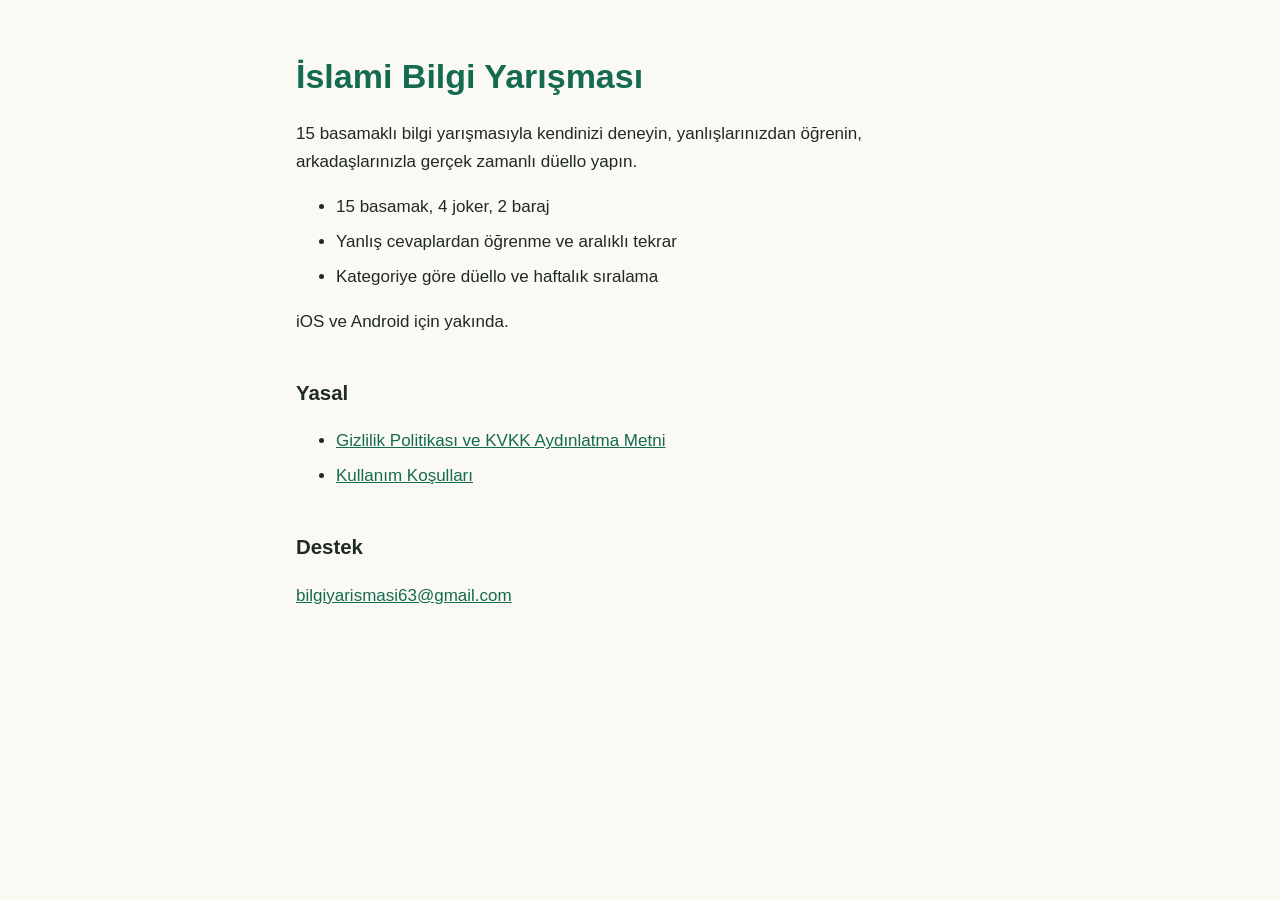
<file: index.html>
<!doctype html>
<html lang="tr">
<head>
<meta charset="utf-8">
<meta name="viewport" content="width=device-width, initial-scale=1">
<title>İslami Bilgi Yarışması</title>
<meta name="description" content="15 basamaklı İslami bilgi yarışması, öğrenme ve tekrar sistemi, gerçek zamanlı düello.">
<link rel="stylesheet" href="stil.css">
</head>
<body>
<main>
<h1>İslami Bilgi Yarışması</h1>
<p>15 basamaklı bilgi yarışmasıyla kendinizi deneyin, yanlışlarınızdan öğrenin, arkadaşlarınızla gerçek zamanlı düello yapın.</p>
<ul>
<li>15 basamak, 4 joker, 2 baraj</li>
<li>Yanlış cevaplardan öğrenme ve aralıklı tekrar</li>
<li>Kategoriye göre düello ve haftalık sıralama</li>
</ul>
<p>iOS ve Android için yakında.</p>

<h2>Yasal</h2>
<ul>
<li><a href="gizlilik.html">Gizlilik Politikası ve KVKK Aydınlatma Metni</a></li>
<li><a href="kullanim-kosullari.html">Kullanım Koşulları</a></li>
</ul>

<h2>Destek</h2>
<p><a href="mailto:bilgiyarismasi63@gmail.com">bilgiyarismasi63@gmail.com</a></p>
</main>
</body>
</html>
</file>
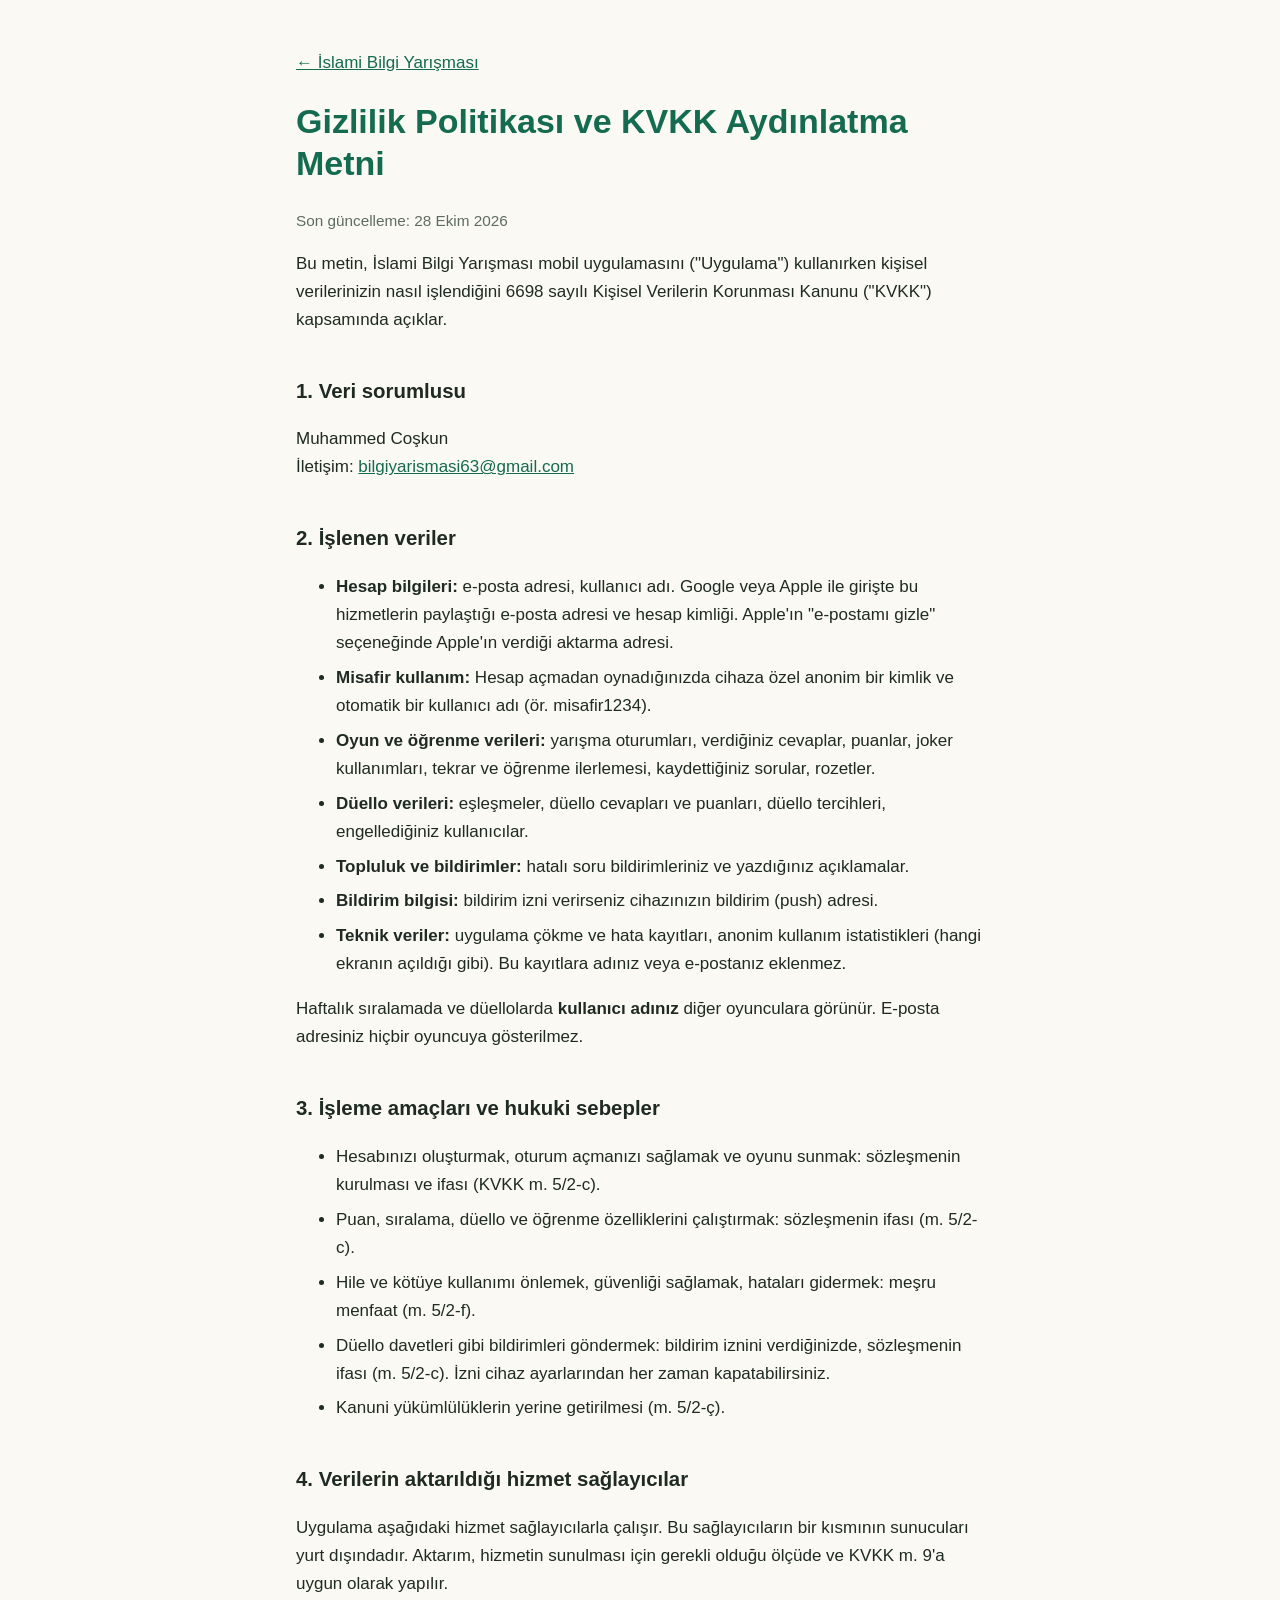
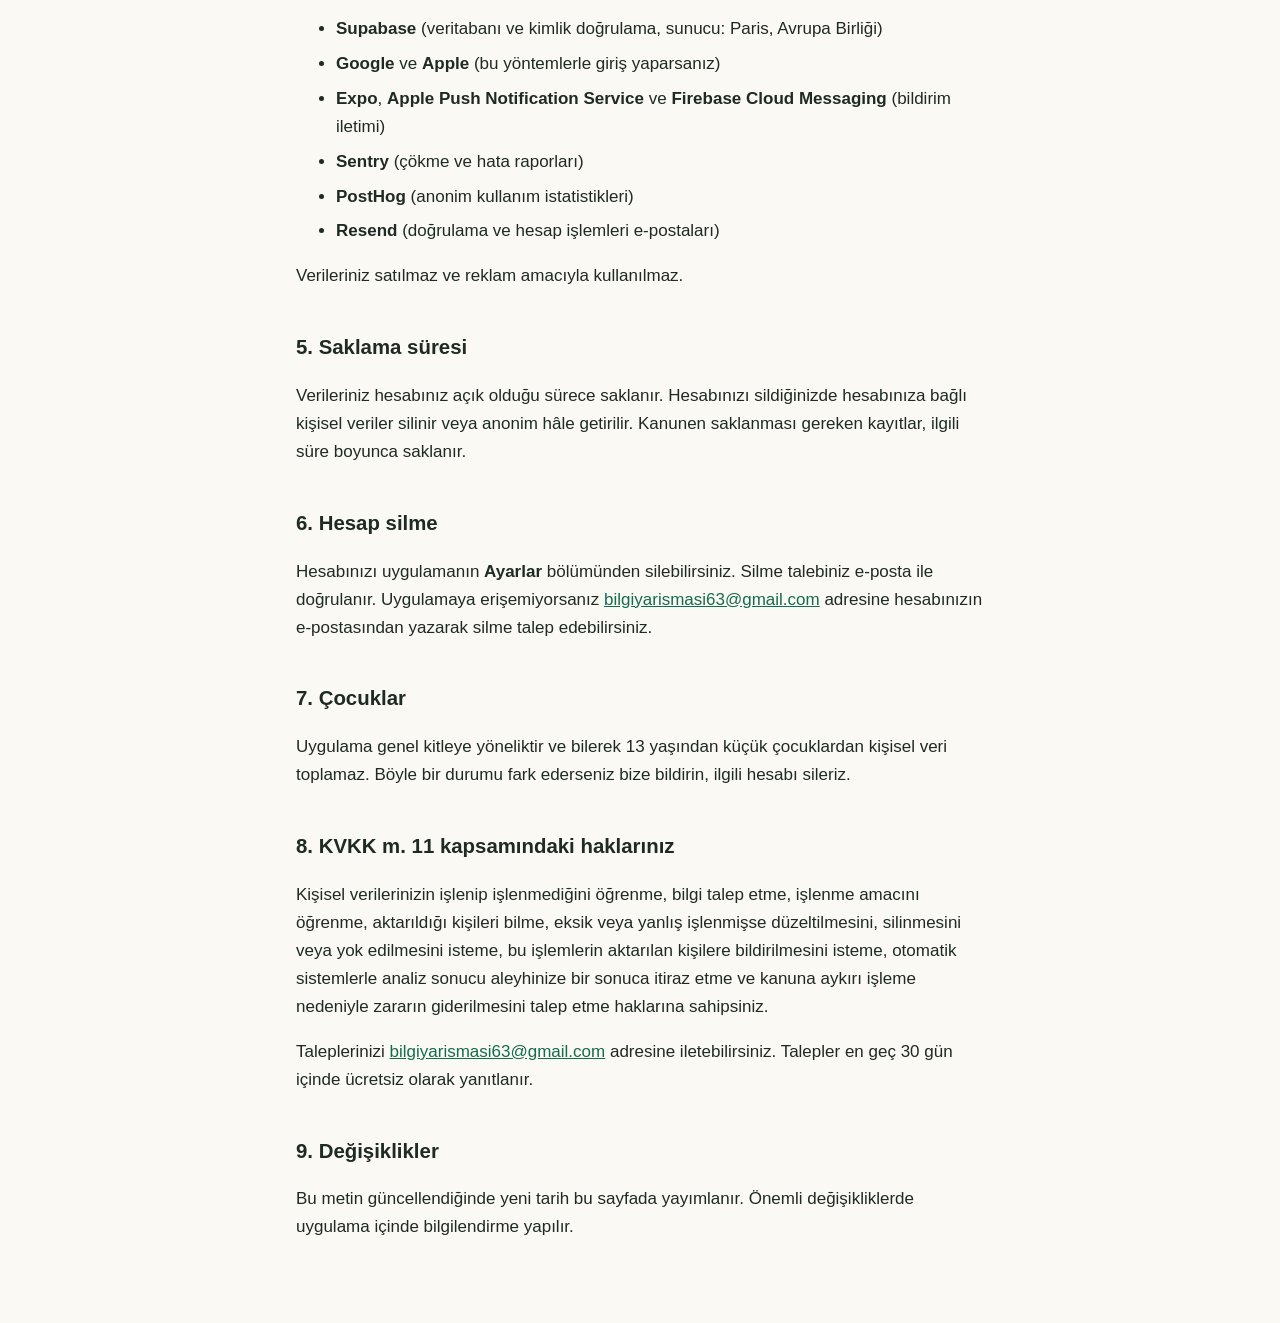
<file: gizlilik.html>
<!doctype html>
<html lang="tr">
<head>
<meta charset="utf-8">
<meta name="viewport" content="width=device-width, initial-scale=1">
<title>Gizlilik Politikası ve KVKK Aydınlatma Metni — İslami Bilgi Yarışması</title>
<link rel="stylesheet" href="stil.css">
</head>
<body>
<main>
<p><a href="./">← İslami Bilgi Yarışması</a></p>
<h1>Gizlilik Politikası ve KVKK Aydınlatma Metni</h1>
<p class="tarih">Son güncelleme: 28 Ekim 2026</p>

<p>Bu metin, İslami Bilgi Yarışması mobil uygulamasını ("Uygulama") kullanırken kişisel verilerinizin nasıl işlendiğini 6698 sayılı Kişisel Verilerin Korunması Kanunu ("KVKK") kapsamında açıklar.</p>

<h2>1. Veri sorumlusu</h2>
<p>Muhammed Coşkun<br>İletişim: <a href="mailto:bilgiyarismasi63@gmail.com">bilgiyarismasi63@gmail.com</a></p>

<h2>2. İşlenen veriler</h2>
<ul>
<li><strong>Hesap bilgileri:</strong> e-posta adresi, kullanıcı adı. Google veya Apple ile girişte bu hizmetlerin paylaştığı e-posta adresi ve hesap kimliği. Apple'ın "e-postamı gizle" seçeneğinde Apple'ın verdiği aktarma adresi.</li>
<li><strong>Misafir kullanım:</strong> Hesap açmadan oynadığınızda cihaza özel anonim bir kimlik ve otomatik bir kullanıcı adı (ör. misafir1234).</li>
<li><strong>Oyun ve öğrenme verileri:</strong> yarışma oturumları, verdiğiniz cevaplar, puanlar, joker kullanımları, tekrar ve öğrenme ilerlemesi, kaydettiğiniz sorular, rozetler.</li>
<li><strong>Düello verileri:</strong> eşleşmeler, düello cevapları ve puanları, düello tercihleri, engellediğiniz kullanıcılar.</li>
<li><strong>Topluluk ve bildirimler:</strong> hatalı soru bildirimleriniz ve yazdığınız açıklamalar.</li>
<li><strong>Bildirim bilgisi:</strong> bildirim izni verirseniz cihazınızın bildirim (push) adresi.</li>
<li><strong>Teknik veriler:</strong> uygulama çökme ve hata kayıtları, anonim kullanım istatistikleri (hangi ekranın açıldığı gibi). Bu kayıtlara adınız veya e-postanız eklenmez.</li>
</ul>
<p>Haftalık sıralamada ve düellolarda <strong>kullanıcı adınız</strong> diğer oyunculara görünür. E-posta adresiniz hiçbir oyuncuya gösterilmez.</p>

<h2>3. İşleme amaçları ve hukuki sebepler</h2>
<ul>
<li>Hesabınızı oluşturmak, oturum açmanızı sağlamak ve oyunu sunmak: sözleşmenin kurulması ve ifası (KVKK m. 5/2-c).</li>
<li>Puan, sıralama, düello ve öğrenme özelliklerini çalıştırmak: sözleşmenin ifası (m. 5/2-c).</li>
<li>Hile ve kötüye kullanımı önlemek, güvenliği sağlamak, hataları gidermek: meşru menfaat (m. 5/2-f).</li>
<li>Düello davetleri gibi bildirimleri göndermek: bildirim iznini verdiğinizde, sözleşmenin ifası (m. 5/2-c). İzni cihaz ayarlarından her zaman kapatabilirsiniz.</li>
<li>Kanuni yükümlülüklerin yerine getirilmesi (m. 5/2-ç).</li>
</ul>

<h2>4. Verilerin aktarıldığı hizmet sağlayıcılar</h2>
<p>Uygulama aşağıdaki hizmet sağlayıcılarla çalışır. Bu sağlayıcıların bir kısmının sunucuları yurt dışındadır. Aktarım, hizmetin sunulması için gerekli olduğu ölçüde ve KVKK m. 9'a uygun olarak yapılır.</p>
<ul>
<li><strong>Supabase</strong> (veritabanı ve kimlik doğrulama, sunucu: Paris, Avrupa Birliği)</li>
<li><strong>Google</strong> ve <strong>Apple</strong> (bu yöntemlerle giriş yaparsanız)</li>
<li><strong>Expo</strong>, <strong>Apple Push Notification Service</strong> ve <strong>Firebase Cloud Messaging</strong> (bildirim iletimi)</li>
<li><strong>Sentry</strong> (çökme ve hata raporları)</li>
<li><strong>PostHog</strong> (anonim kullanım istatistikleri)</li>
<li><strong>Resend</strong> (doğrulama ve hesap işlemleri e-postaları)</li>
</ul>
<p>Verileriniz satılmaz ve reklam amacıyla kullanılmaz.</p>

<h2>5. Saklama süresi</h2>
<p>Verileriniz hesabınız açık olduğu sürece saklanır. Hesabınızı sildiğinizde hesabınıza bağlı kişisel veriler silinir veya anonim hâle getirilir. Kanunen saklanması gereken kayıtlar, ilgili süre boyunca saklanır.</p>

<h2>6. Hesap silme</h2>
<p>Hesabınızı uygulamanın <strong>Ayarlar</strong> bölümünden silebilirsiniz. Silme talebiniz e-posta ile doğrulanır. Uygulamaya erişemiyorsanız <a href="mailto:bilgiyarismasi63@gmail.com">bilgiyarismasi63@gmail.com</a> adresine hesabınızın e-postasından yazarak silme talep edebilirsiniz.</p>

<h2>7. Çocuklar</h2>
<p>Uygulama genel kitleye yöneliktir ve bilerek 13 yaşından küçük çocuklardan kişisel veri toplamaz. Böyle bir durumu fark ederseniz bize bildirin, ilgili hesabı sileriz.</p>

<h2>8. KVKK m. 11 kapsamındaki haklarınız</h2>
<p>Kişisel verilerinizin işlenip işlenmediğini öğrenme, bilgi talep etme, işlenme amacını öğrenme, aktarıldığı kişileri bilme, eksik veya yanlış işlenmişse düzeltilmesini, silinmesini veya yok edilmesini isteme, bu işlemlerin aktarılan kişilere bildirilmesini isteme, otomatik sistemlerle analiz sonucu aleyhinize bir sonuca itiraz etme ve kanuna aykırı işleme nedeniyle zararın giderilmesini talep etme haklarına sahipsiniz.</p>
<p>Taleplerinizi <a href="mailto:bilgiyarismasi63@gmail.com">bilgiyarismasi63@gmail.com</a> adresine iletebilirsiniz. Talepler en geç 30 gün içinde ücretsiz olarak yanıtlanır.</p>

<h2>9. Değişiklikler</h2>
<p>Bu metin güncellendiğinde yeni tarih bu sayfada yayımlanır. Önemli değişikliklerde uygulama içinde bilgilendirme yapılır.</p>
</main>
</body>
</html>
</file>
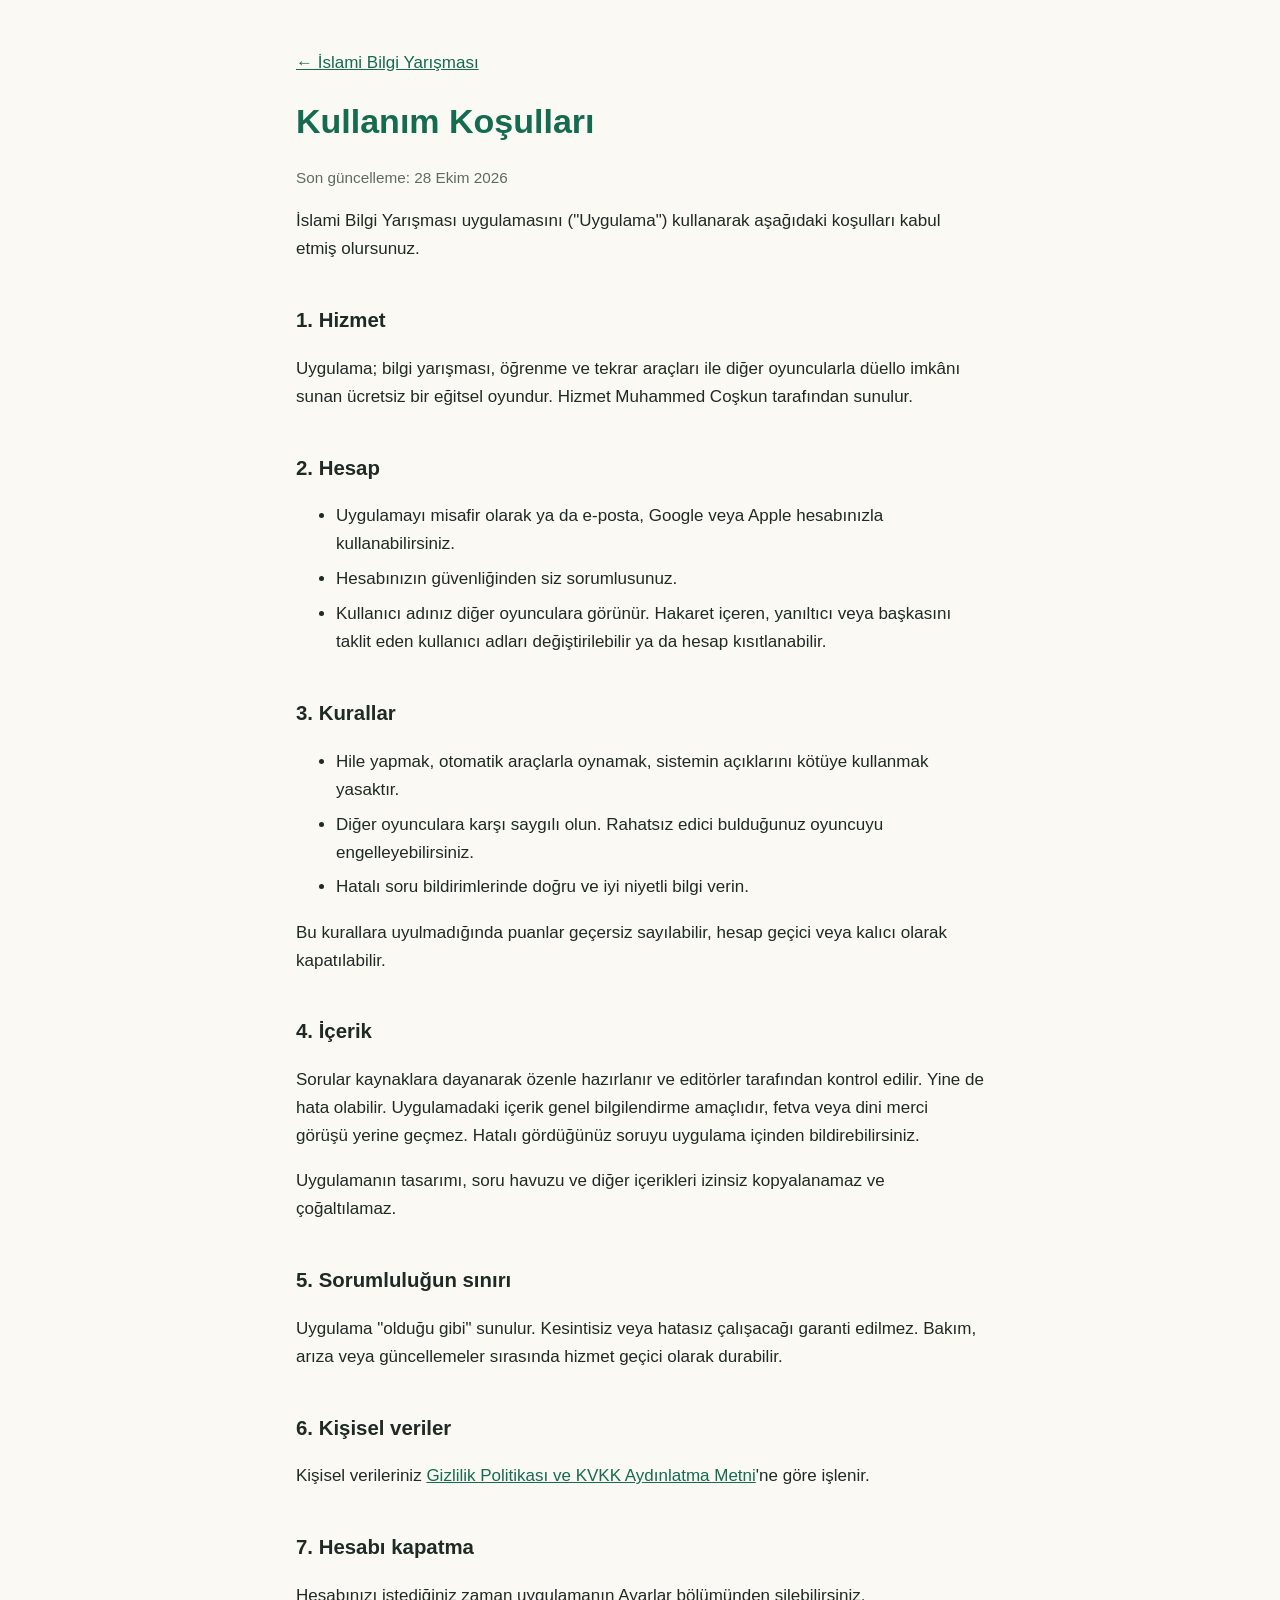
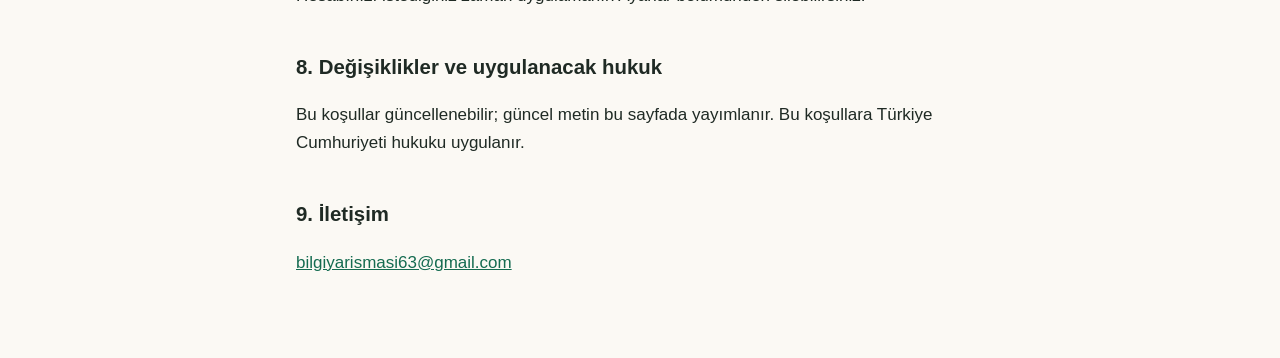
<file: kullanim-kosullari.html>
<!doctype html>
<html lang="tr">
<head>
<meta charset="utf-8">
<meta name="viewport" content="width=device-width, initial-scale=1">
<title>Kullanım Koşulları — İslami Bilgi Yarışması</title>
<link rel="stylesheet" href="stil.css">
</head>
<body>
<main>
<p><a href="./">← İslami Bilgi Yarışması</a></p>
<h1>Kullanım Koşulları</h1>
<p class="tarih">Son güncelleme: 28 Ekim 2026</p>

<p>İslami Bilgi Yarışması uygulamasını ("Uygulama") kullanarak aşağıdaki koşulları kabul etmiş olursunuz.</p>

<h2>1. Hizmet</h2>
<p>Uygulama; bilgi yarışması, öğrenme ve tekrar araçları ile diğer oyuncularla düello imkânı sunan ücretsiz bir eğitsel oyundur. Hizmet Muhammed Coşkun tarafından sunulur.</p>

<h2>2. Hesap</h2>
<ul>
<li>Uygulamayı misafir olarak ya da e-posta, Google veya Apple hesabınızla kullanabilirsiniz.</li>
<li>Hesabınızın güvenliğinden siz sorumlusunuz.</li>
<li>Kullanıcı adınız diğer oyunculara görünür. Hakaret içeren, yanıltıcı veya başkasını taklit eden kullanıcı adları değiştirilebilir ya da hesap kısıtlanabilir.</li>
</ul>

<h2>3. Kurallar</h2>
<ul>
<li>Hile yapmak, otomatik araçlarla oynamak, sistemin açıklarını kötüye kullanmak yasaktır.</li>
<li>Diğer oyunculara karşı saygılı olun. Rahatsız edici bulduğunuz oyuncuyu engelleyebilirsiniz.</li>
<li>Hatalı soru bildirimlerinde doğru ve iyi niyetli bilgi verin.</li>
</ul>
<p>Bu kurallara uyulmadığında puanlar geçersiz sayılabilir, hesap geçici veya kalıcı olarak kapatılabilir.</p>

<h2>4. İçerik</h2>
<p>Sorular kaynaklara dayanarak özenle hazırlanır ve editörler tarafından kontrol edilir. Yine de hata olabilir. Uygulamadaki içerik genel bilgilendirme amaçlıdır, fetva veya dini merci görüşü yerine geçmez. Hatalı gördüğünüz soruyu uygulama içinden bildirebilirsiniz.</p>
<p>Uygulamanın tasarımı, soru havuzu ve diğer içerikleri izinsiz kopyalanamaz ve çoğaltılamaz.</p>

<h2>5. Sorumluluğun sınırı</h2>
<p>Uygulama "olduğu gibi" sunulur. Kesintisiz veya hatasız çalışacağı garanti edilmez. Bakım, arıza veya güncellemeler sırasında hizmet geçici olarak durabilir.</p>

<h2>6. Kişisel veriler</h2>
<p>Kişisel verileriniz <a href="gizlilik.html">Gizlilik Politikası ve KVKK Aydınlatma Metni</a>'ne göre işlenir.</p>

<h2>7. Hesabı kapatma</h2>
<p>Hesabınızı istediğiniz zaman uygulamanın Ayarlar bölümünden silebilirsiniz.</p>

<h2>8. Değişiklikler ve uygulanacak hukuk</h2>
<p>Bu koşullar güncellenebilir; güncel metin bu sayfada yayımlanır. Bu koşullara Türkiye Cumhuriyeti hukuku uygulanır.</p>

<h2>9. İletişim</h2>
<p><a href="mailto:bilgiyarismasi63@gmail.com">bilgiyarismasi63@gmail.com</a></p>
</main>
</body>
</html>
</file>
<file: stil.css>
:root {
  --bg: #fbf9f4;
  --text: #1f2a24;
  --muted: #5d6b63;
  --accent: #146b50;
}
@media (prefers-color-scheme: dark) {
  :root {
    --bg: #111814;
    --text: #e6ece8;
    --muted: #9fb0a6;
    --accent: #5cc49c;
  }
}
* { box-sizing: border-box; }
body {
  margin: 0;
  background: var(--bg);
  color: var(--text);
  font: 17px/1.65 -apple-system, BlinkMacSystemFont, "Segoe UI", Roboto, sans-serif;
}
main { max-width: 720px; margin: 0 auto; padding: 32px 16px 64px; }
h1 { color: var(--accent); line-height: 1.25; }
h2 { margin-top: 2em; font-size: 1.2em; }
a { color: var(--accent); }
.tarih { color: var(--muted); font-size: 0.9em; }
li { margin-bottom: 0.4em; }
</file>
